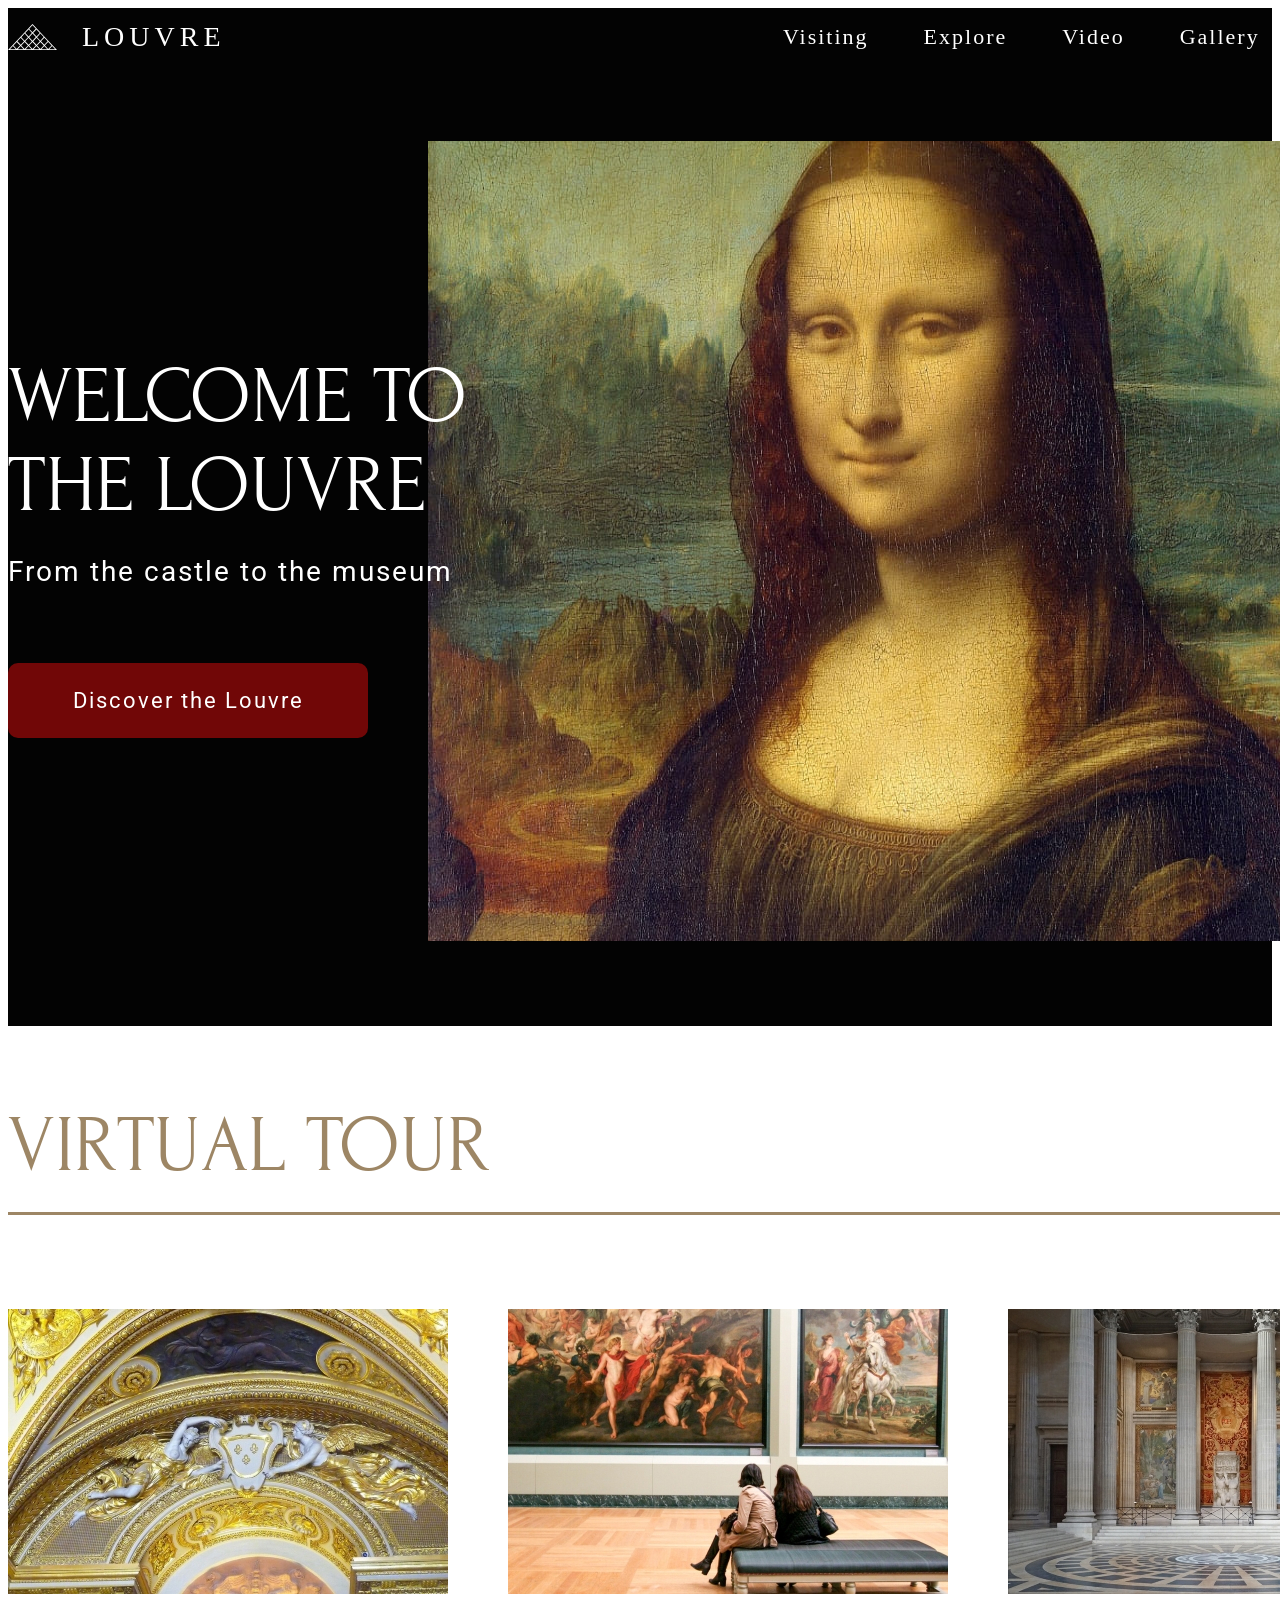
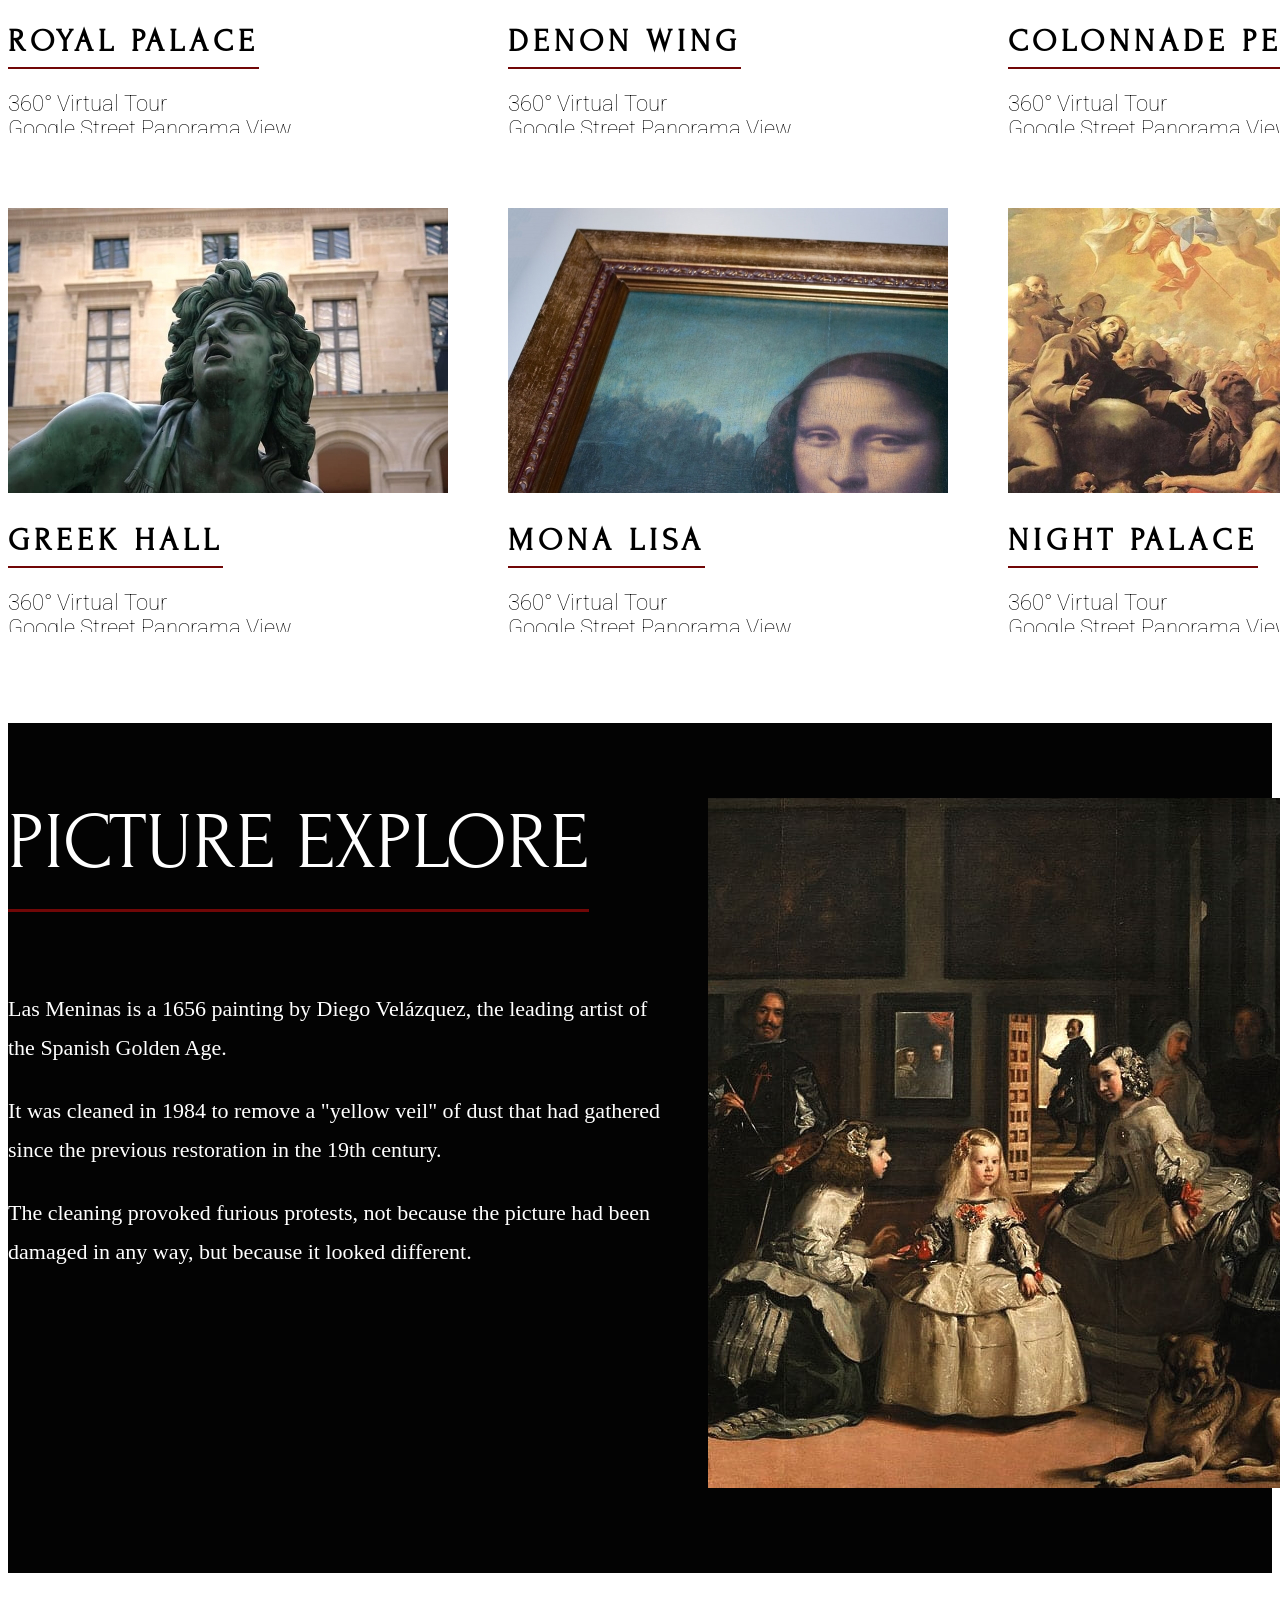
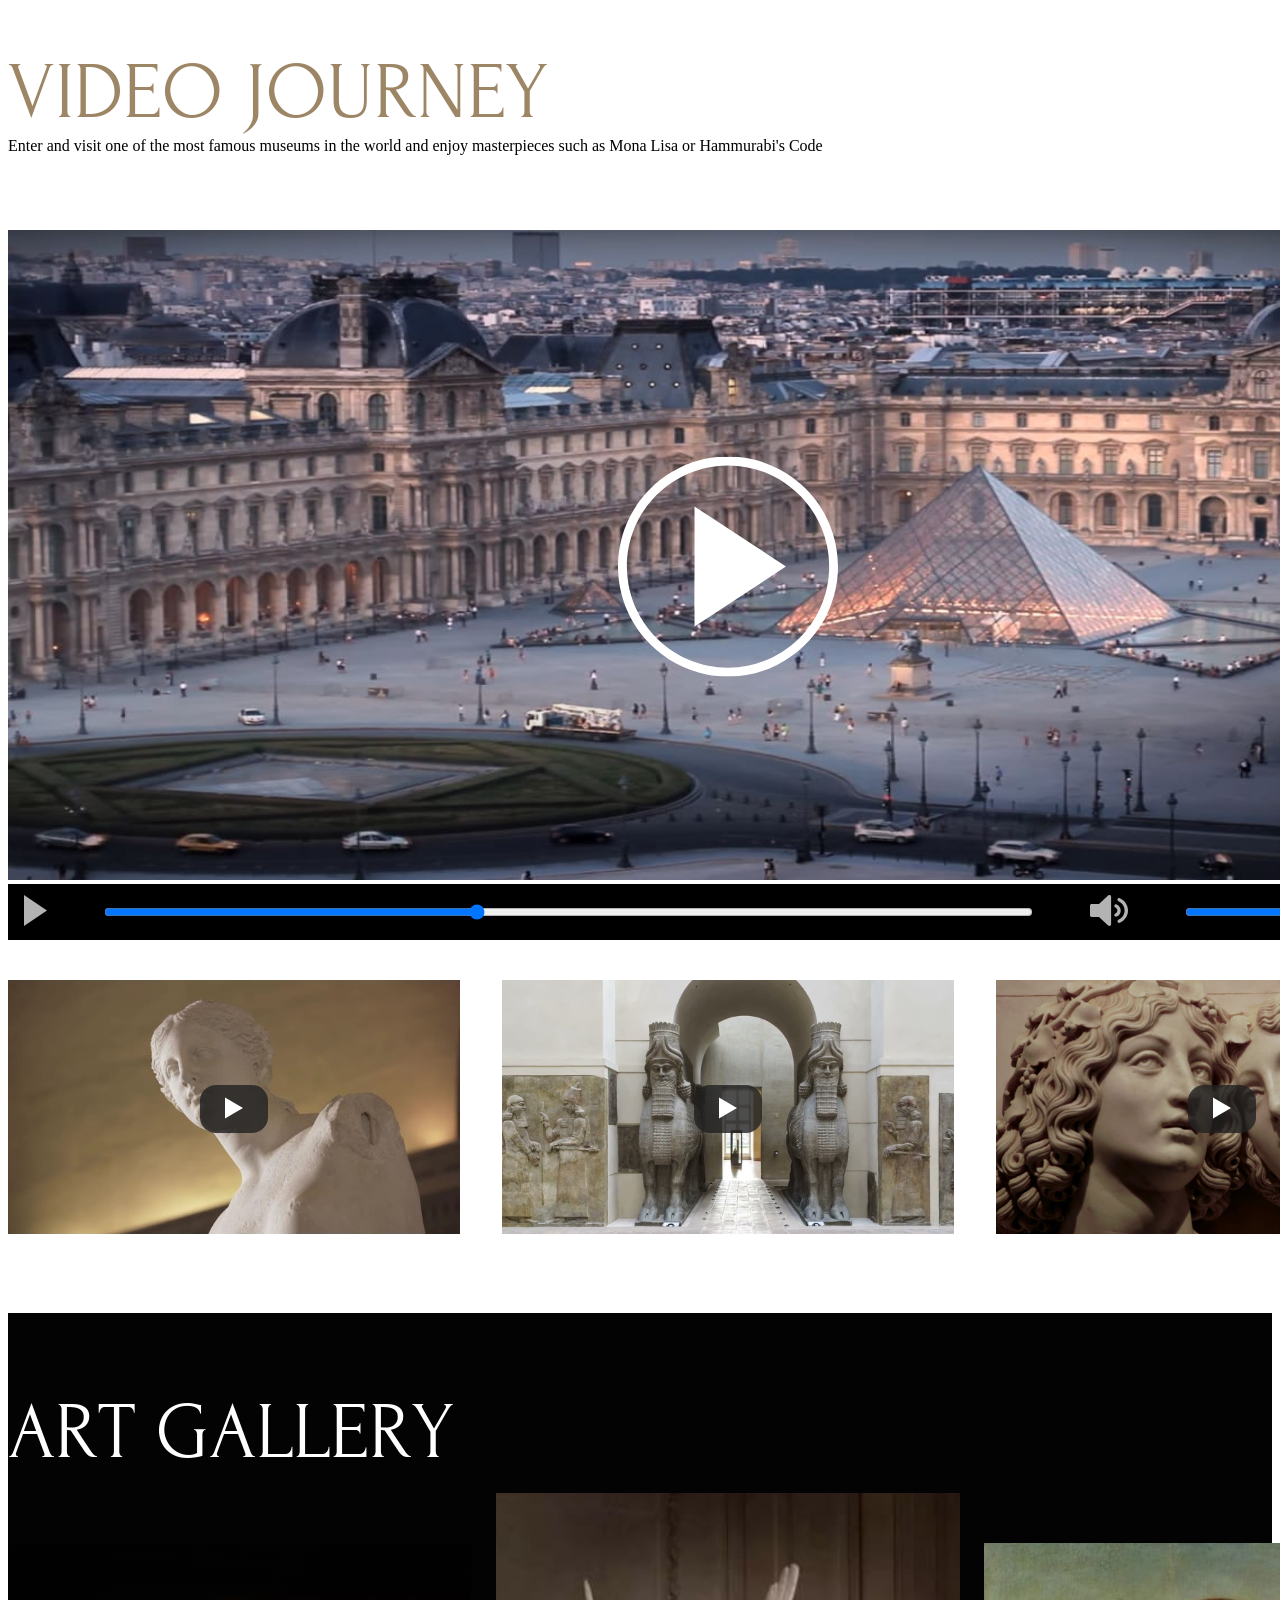
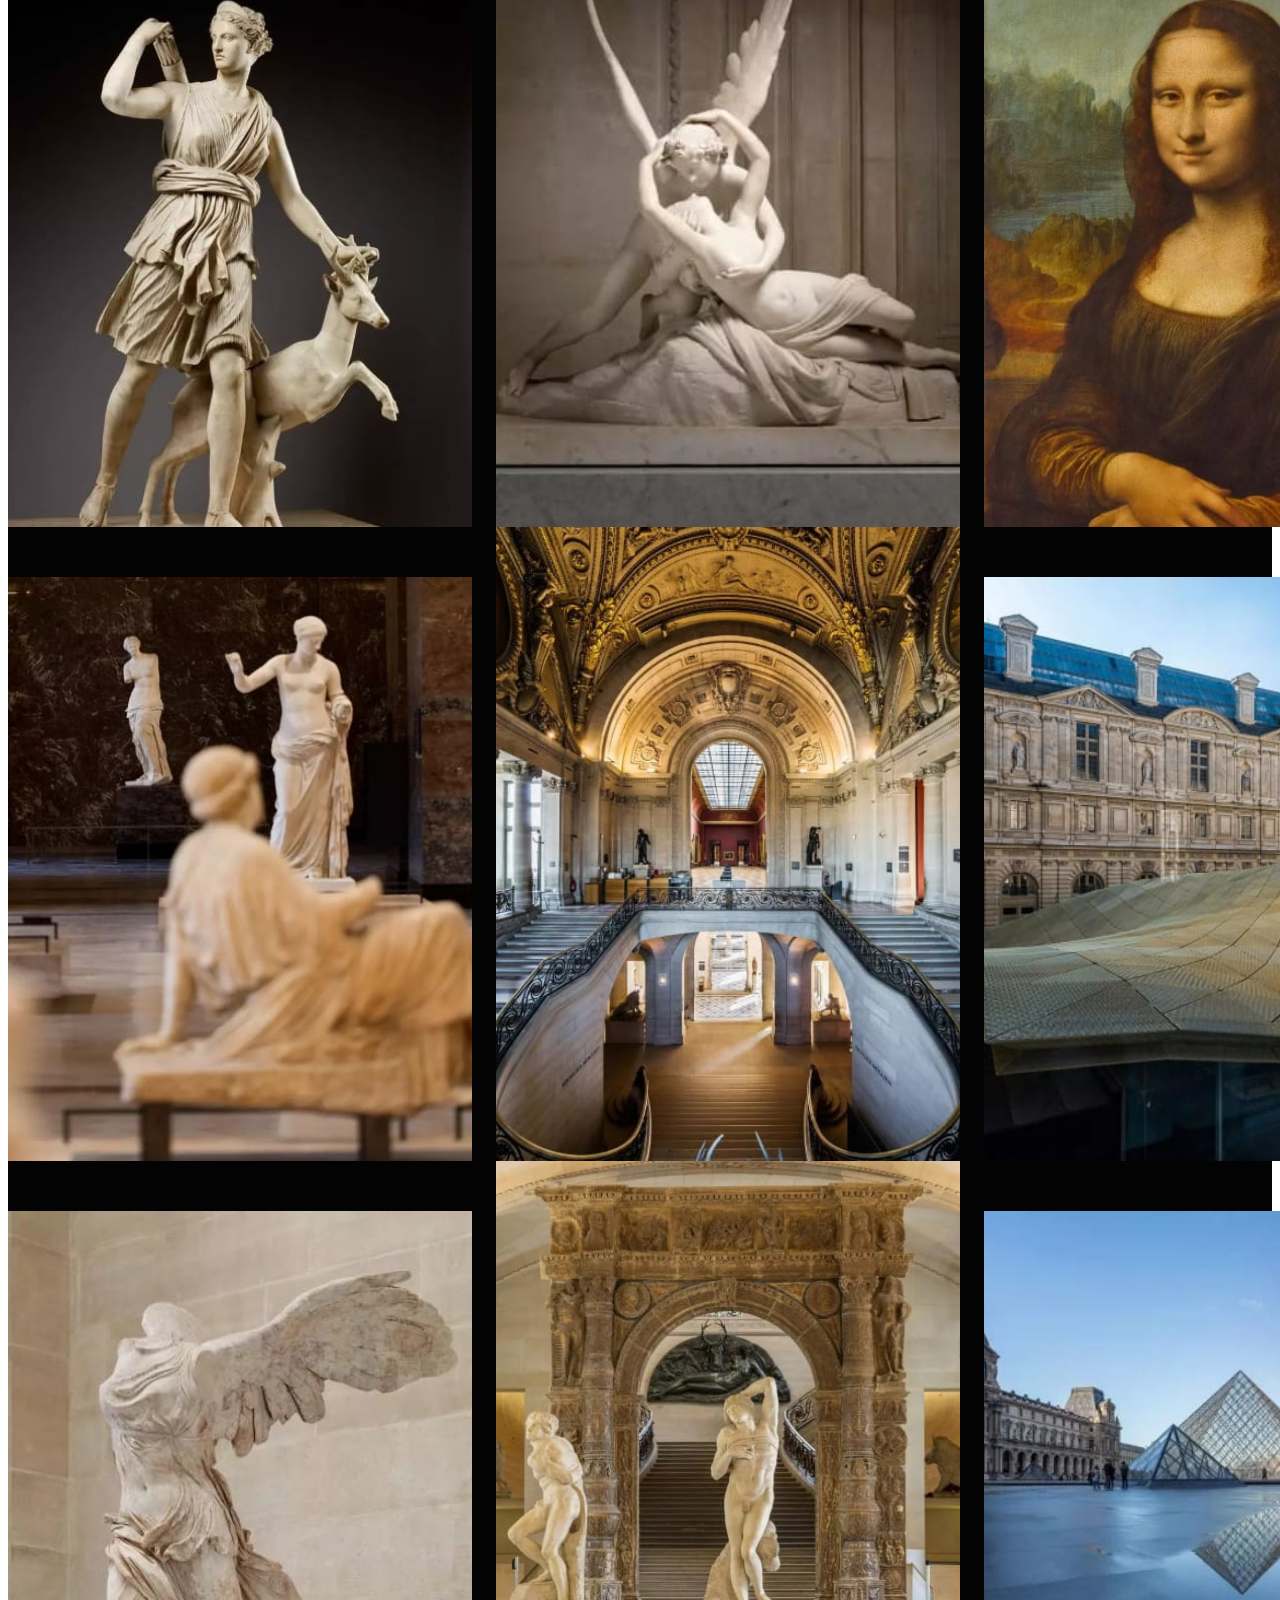
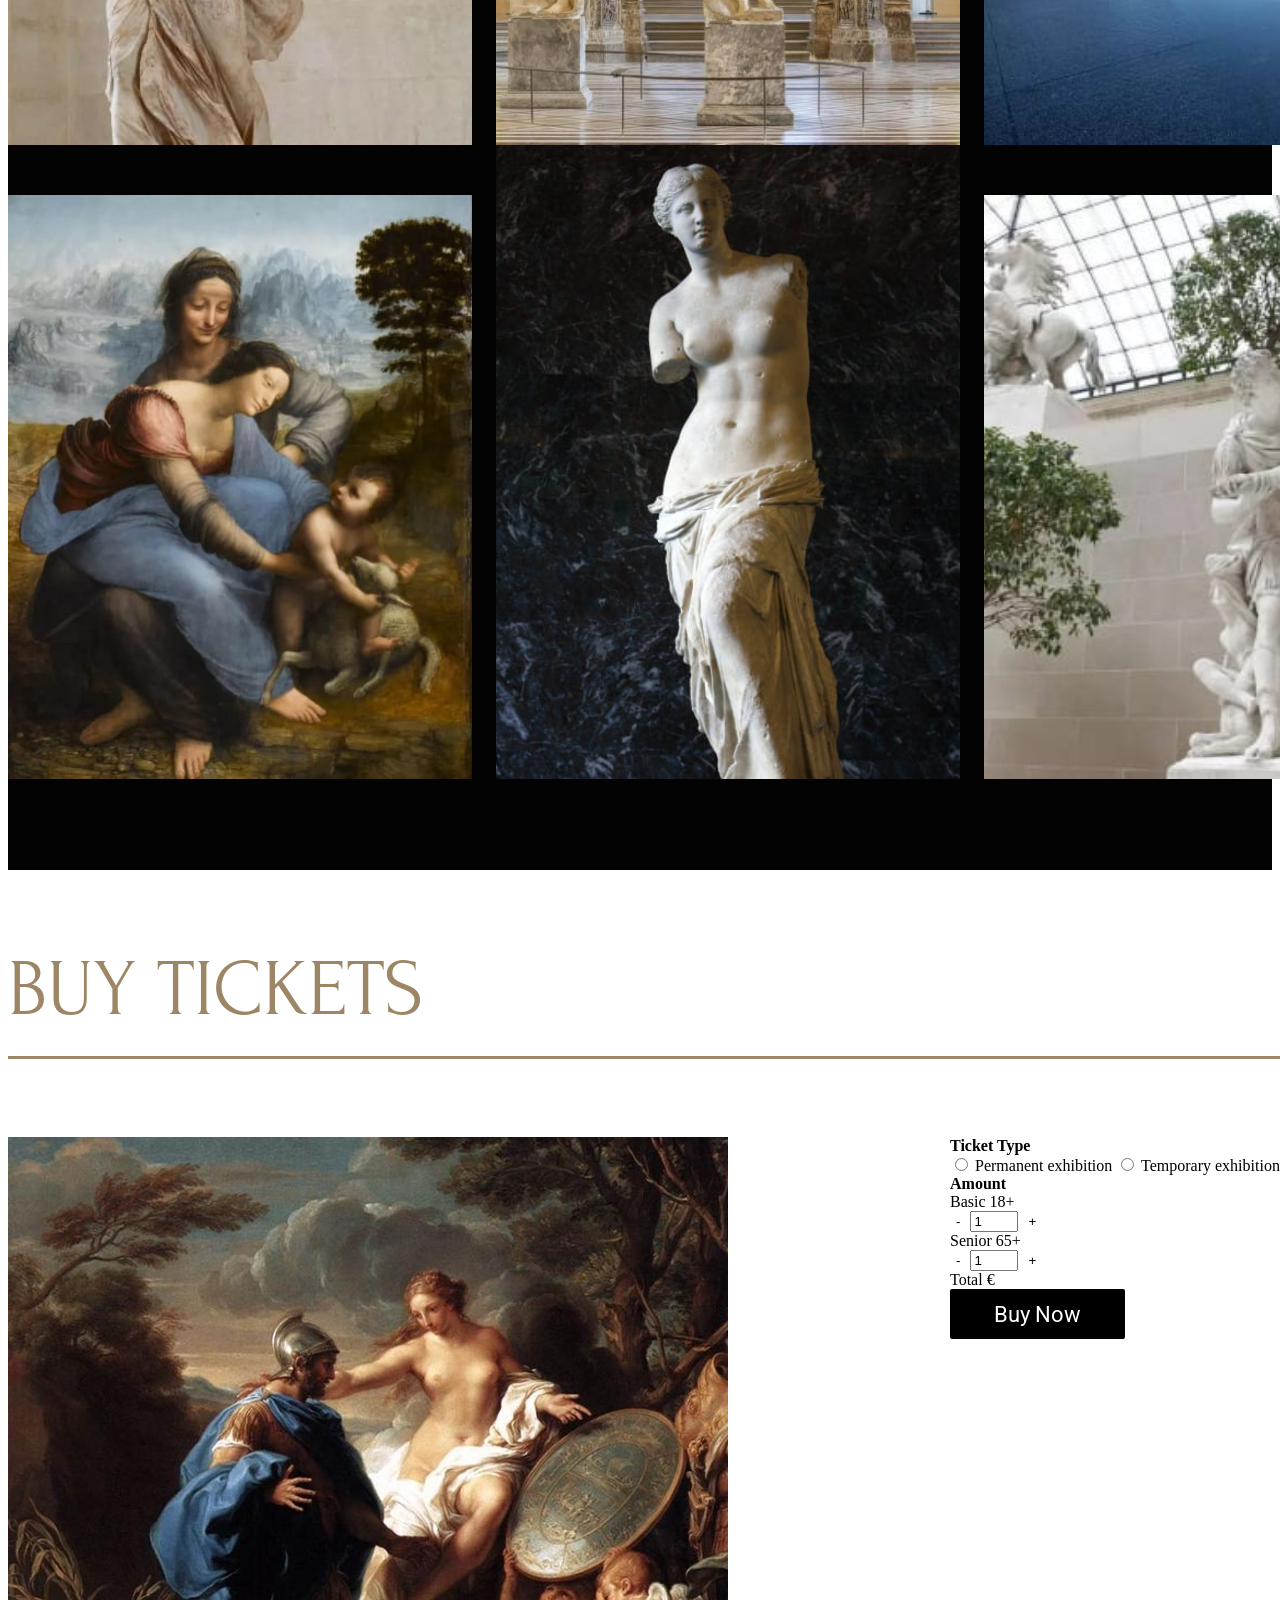
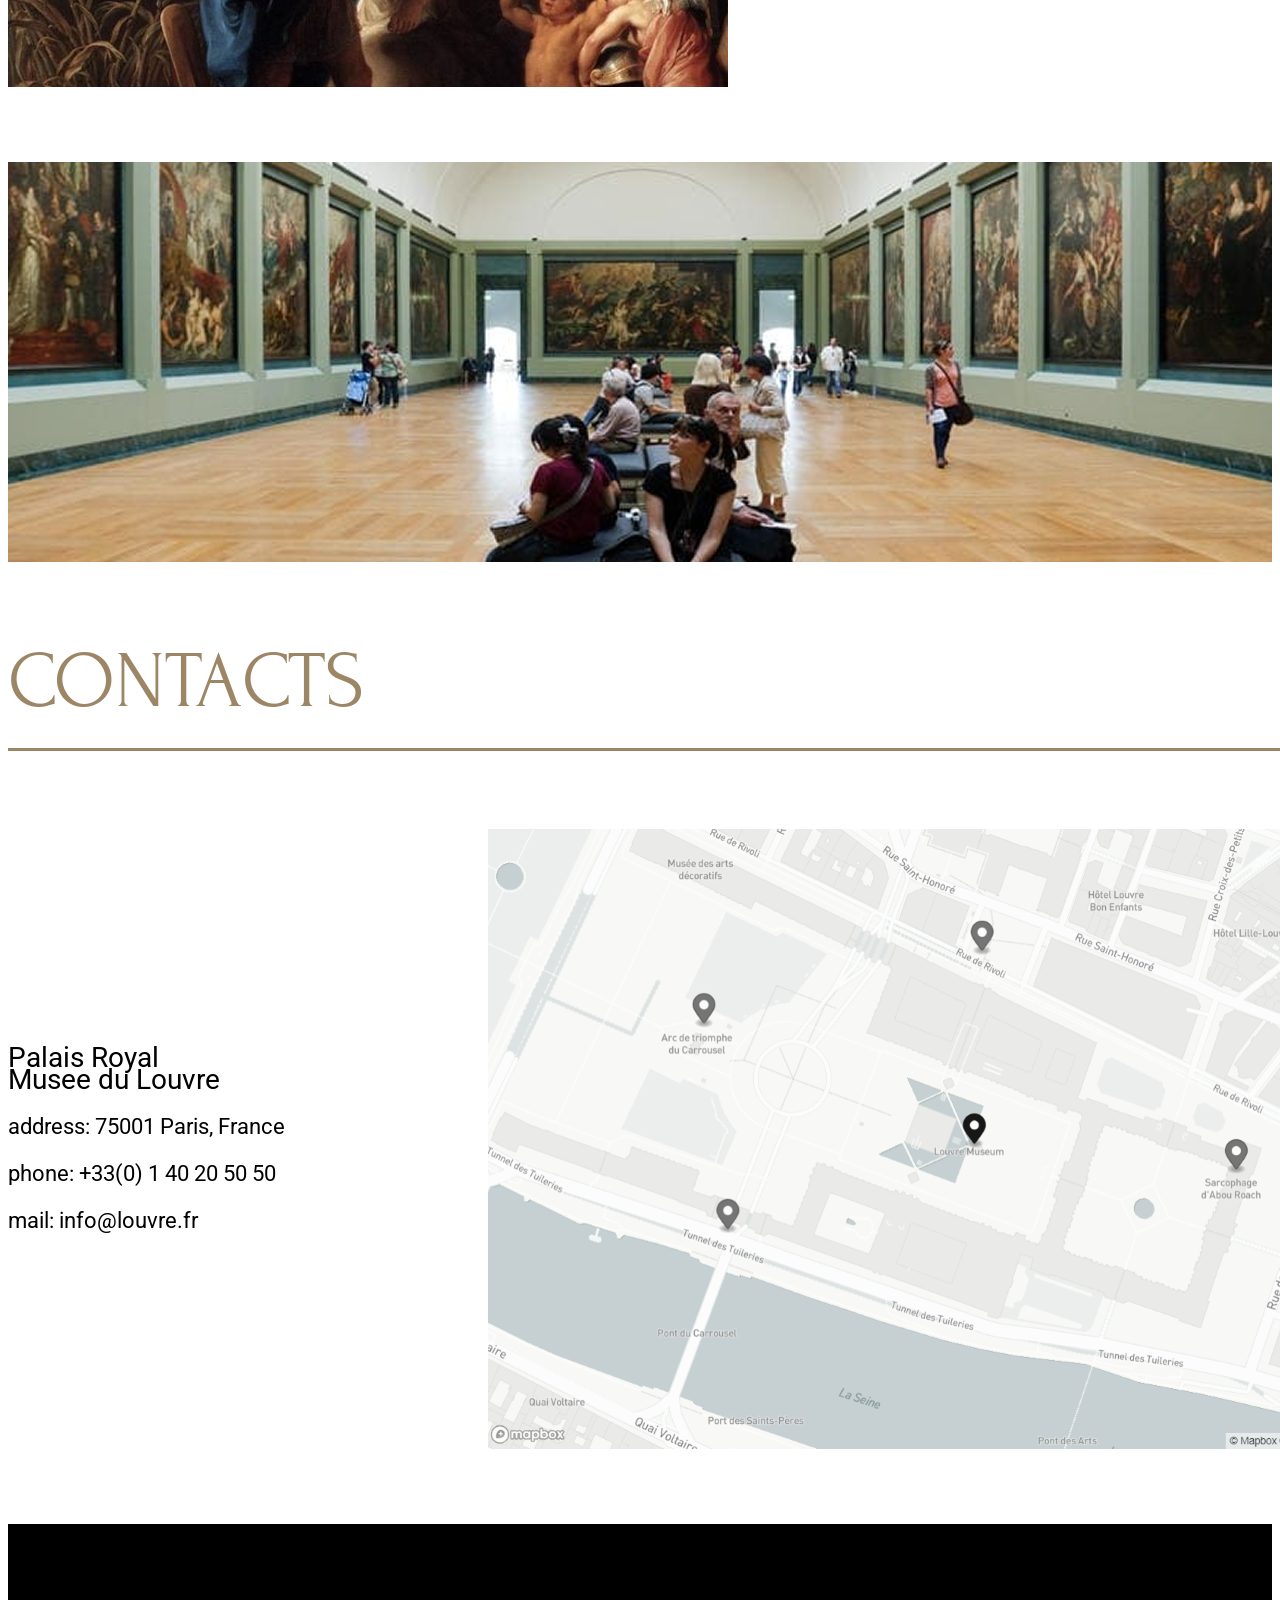
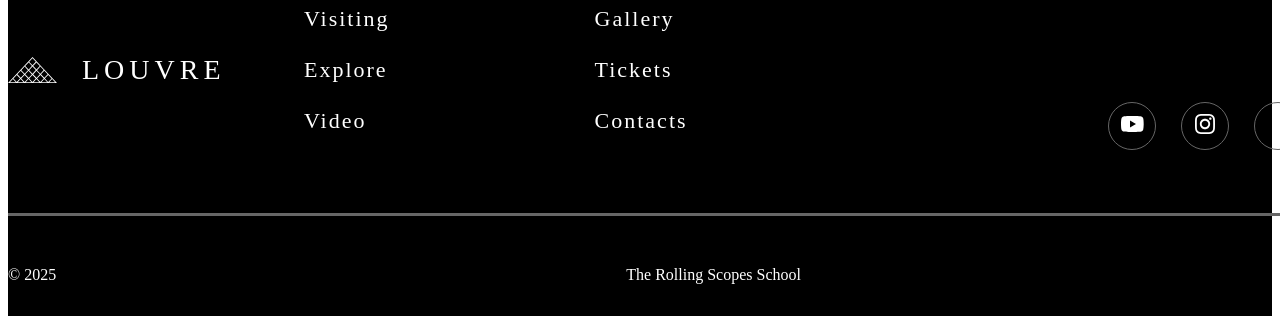
<file: museum/index.html>
<!DOCTYPE html>
<html lang="en">

<head>
    <meta charset="UTF-8">
    <meta name="viewport" content="width=device-width, initial-scale=1.0">
    <title>museum</title>
    <link rel="stylesheet" href="style.css" />
    <link rel="icon" href="./assets/favicon.ico" />
</head>

<body>
    <header class="header">
        <div class="header__container container">
            <a class="header__logo">Louvre</a>
            <nav class="header__nav menu">
                <ul class="menu__list">
                    <li class="menu__item"><a class="menu__item-link" href="#visiting">Visiting</a></li>
                    <li class="menu__item"><a class="menu__item-link" href="#explore">Explore</a></li>
                    <li class="menu__item"><a class="menu__item-link" href="#video">Video</a></li>
                    <li class="menu__item"><a class="menu__item-link" href="#gallery">Gallery</a></li>
                    <li class="menu__item"><a class="menu__item-link" href="#tickets">Tickets</a></li>
                    <li class="menu__item"><a class="menu__item-link" href="#contacts">Contacts</a></li>
                </ul>
            </nav>
        </div>
    </header>
    <main>
        <section class="section dark-section welcome__section">
            <div class="container welcome__container">
                <div class="welcome">
                    <h1 class="section__title light-title">Welcome
                        to the Louvre</h1>
                    <p class="welcome__subtitle">From the castle to the museum</p>
                    <a class="welcome__link"
                        href="https://www.google.com/maps/@48.8618159,2.3366818,3a,75y,81.55h,73.4t/data=!3m7!1e1!3m5!1sAF1QipOVxZQuSy3Bx9T_HpH_7FtBHDTXvI6SF-A10ocT!2e10!3e12!7i5472!8i2736">
                        Discover the Louvre</a>
                </div>
                
            </div>
        </section>
        <section class="section visiting__section" id="visiting">
            <div class="container">
                <h2 class="section__title underline-title">Virtual tour</h2>
                <ul class="visiting__section-list">
                    <li class="visiting__section-item">
                        <a class="visiting__section-link"
                            href="https://www.google.com/maps/@48.8606882,2.3356791,3a,90y,328.36h,87.55t/data=!3m7!1e1!3m5!1sAF1QipMZ9YgnArbwEIbTDANeSQYFu9gNqpW_2Sv8FBvY!2e10!3e12!7i4352!8i1815">
                            <img src="./assets/img/visiting/1.jpg" alt="Royal Palace">
                            <h3 class="visiting-title underline-title-visiting">Royal Palace</h3>
                            <p class="visiting__section-text">360° Virtual Tour <br>Google Street Panorama View</p>
                        </a>

                    </li>
                    <li class="visiting__section-item">
                        <a class="visiting__section-link"
                            href="https://www.google.com/maps/@48.8563254,2.3352706,3a,75y,90t/data=!3m7!1e1!3m5!1sAF1QipNRj_CwP4coDMYdCHj6qHeBeJpI2VxU5BUsOX4F!2e10!3e12!7i11000!8i5500">
                            <img src="./assets/img/visiting/2.jpg" alt="Denon Wing">
                            <h3 class="visiting-title underline-title-visiting">Denon Wing</h3>
                            <p class="visiting__section-text">360° Virtual Tour <br>Google Street Panorama View</p>
                        </a>

                    </li>
                    <li class="visiting__section-item">
                        <a class="visiting__section-link"
                            href="https://www.google.com/maps/@48.8601723,2.3395439,3a,88.4y,322.04h,84.25t/data=!3m7!1e1!3m5!1sAF1QipNMZGQuEA-pAUvIG_eP_2f3gWTKZEJ6XLVJ-Pgb!2e10!3e12!7i10240!8i5120">
                            <img src="./assets/img/visiting/3.jpg" alt="Colonnade Perrault">
                            <h3 class="visiting-title underline-title-visiting">Colonnade Perrault</h3>
                            <p class="visiting__section-text">360° Virtual Tour <br>Google Street Panorama View</p>
                        </a>
                    </li>
                    <li class="visiting__section-item">
                        <a class="visiting__section-link"
                            href="https://www.google.com/maps/@48.860183,2.3356156,3a,90y,177.69h,95.61t/data=!3m7!1e1!3m5!1sAF1QipP7uFZnTITRe-7AEVAgHAfqiCL-03gvBHcYWgF3!2e10!3e12!7i5472!8i2736"><img
                                src="./assets/img/visiting/4.jpg" alt="Greek hall">
                            <h3 class="visiting-title underline-title-visiting">Greek hall</h3>
                            <p class="visiting__section-text">360° Virtual Tour <br>Google Street Panorama View</p>
                        </a>
                    </li>
                    <li class="visiting__section-item">
                        <a class="visiting__section-link"
                            href="https://www.google.com/maps/@48.8598788,2.3355157,3a,82.2y,7.53h,94t/data=!3m7!1e1!3m5!1sAF1QipO1wkUUbyzpPjj-OR0mR5etZJT-xl-40XK8rDQ3!2e10!3e12!7i10240!8i5120">
                            <img src="./assets/img/visiting/5.jpg" alt="Mona Lisa">
                            <h3 class="visiting-title underline-title-visiting">Mona Lisa</h3>
                            <p class="visiting__section-text">360° Virtual Tour <br>Google Street Panorama View</p>
                        </a>
                    </li>
                    <li class="visiting__section-item">
                        <a class="visiting__section-link"
                            href="https://www.google.com/maps/@48.8563254,2.3352706,3a,90y,21.26h,79.91t/data=!3m7!1e1!3m5!1sAF1QipPpGAowYatVyk3MMGnZAaQkYm2EUk-Dlca06SS5!2e10!3e12!7i11304!8i5652">
                            <img src="./assets/img/visiting/6.jpg" alt="Night Palace">
                            <h3 class="visiting-title underline-title-visiting">Night Palace</h3>
                            <p class="visiting__section-text">360° Virtual Tour <br>Google Street Panorama View</p>
                        </a>
                    </li>
                </ul>
            </div>

        </section>
        <section class="section dark-section explore__section">
            <div class="container explore__section-container">
                <h2 class="section__title light-title underline-title-onDark">Picture explore</h2>
                <div class="explore__section-text-container">
                    <p class="explore__section-text">Las Meninas is a 1656 painting by Diego Velázquez, the leading
                        artist
                        of the Spanish Golden Age.</p>
                    <p class="explore__section-text">It was cleaned in 1984 to remove a "yellow veil" of dust that had
                        gathered since the previous
                        restoration in the 19th century.</p>
                    <p class="explore__section-text">The cleaning provoked furious protests, not because the picture had
                        been damaged in any way, but
                        because it looked different.</p>
                </div>
            </div>

        </section>
        <section class="section video__section">
            <div class="container">
                <h2 class="section__title">Video journey</h2>
                <p>Enter and visit one of the most famous museums in the world and enjoy masterpieces such as Mona Lisa
                    or Hammurabi's Code</p>
                <div class="video__section-main">
                    <img class="video__section-main-poster" src="./assets/video/poster0.jpg" alt="video poster">
                    <button class="video__section-main-bnt"><img src="./assets/svg/videobtn.svg"
                            alt="youtubeBtn"></button>
                    <div class="video__section-controls">
                        <button>
                            <img src="./assets/svg/play.svg" alt="play">
                        </button>
                        <input type="range" class="controls__progress-bar" value="40" min="0" max="100" step="1">
                        <button class="controls-btn">
                            <img src="./assets/svg/volume.svg" alt="volume">
                        </button>
                        <input type="range" class="controls__volume-bar" value="80">
                        <button class="controls-btn">
                            <img src="./assets/svg/fullscreen.svg" alt="fullscreen">
                        </button>
                    </div>
                </div>
                <div class="video__section-preview">
                    <div class="preview">
                        <img class="video__section-preview-poster" src="./assets/video/poster1.jpg" alt="video poster">
                        <button class="video__section-preview-btn"><img src="./assets/svg/youtubeBtn.svg"
                                alt="youtubeBtn"></button>
                    </div>
                    <div class="preview">
                        <img class="video__section-preview-poster" src="./assets/video/poster2.jpg" alt="video poster">
                        <button class="video__section-preview-btn"><img src="./assets/svg/youtubeBtn.svg"
                                alt="youtubeBtn"></button>
                    </div>
                    <div class="preview">
                        <img class="video__section-preview-poster" src="./assets/video/poster3.jpg" alt="video poster">
                        <button class="video__section-preview-btn"><img src="./assets/svg/youtubeBtn.svg"
                                alt="youtubeBtn"></button>
                    </div>
                </div>
            </div>

        </section>
        <section class="section dark-section gallery__section">
            <div class="container">
                <h2 class="section__title light-title">Art Gallery</h2>
                <ul class="gallery__section-list">
                    <li class="gallery__section-item">
                        <img class="gallery__section-img" src="./assets/img/galery/galery2.jpg" alt="picture">
                    </li>
                    <li class="gallery__section-item"><img class="gallery__section-img"
                            src="./assets/img/galery/galery1.jpg" alt="picture"></li>
                    <li class="gallery__section-item"><img class="gallery__section-img"
                            src="./assets/img/galery/galery7.jpg" alt="Mona Lisa"></li>
                    <li class="gallery__section-item"><img class="gallery__section-img"
                            src="./assets/img/galery/galery9.jpg" alt="picture"></li>
                    <li class="gallery__section-item"><img class="gallery__section-img"
                            src="./assets/img/galery/galery8.jpg" alt="picture"></li>
                    <li class="gallery__section-item"><img class="gallery__section-img"
                            src="./assets/img/galery/galery10.jpg" alt="picture"></li>
                    <li class="gallery__section-item"><img class="gallery__section-img"
                            src="./assets/img/galery/galery4.jpg" alt="picture"></li>
                    <li class="gallery__section-item"><img class="gallery__section-img"
                            src="./assets/img/galery/galery3.jpg" alt="picture"></li>
                    <li class="gallery__section-item"><img class="gallery__section-img"
                            src="./assets/img/galery/galery15.jpg" alt="picture"></li>
                    <li class="gallery__section-item"><img class="gallery__section-img"
                            src="./assets/img/galery/galery6.jpg" alt="picture"></li>
                    <li class="gallery__section-item"><img class="gallery__section-img"
                            src="./assets/img/galery/galery5.jpg" alt="picture"></li>
                    <li class="gallery__section-item"><img class="gallery__section-img"
                            src="./assets/img/galery/galery12.jpg" alt="picture"></li>
                </ul>
            </div>

        </section>
        <section class="section tickets__section">
            <div class="container">
                <h2 class="section__title underline-title">BUY TICKETS</h2>
                <div class="container-tickets">
                    <img src="./assets/img/tickets/Rectangle.png" alt="tickets">
                    <div>
                        <div>
                            <h4>Ticket Type</h4>
                            <label>
                                <input type="radio">
                                <span></span>
                                Permanent exhibition
                            </label>
                            <label>
                                <input type="radio">
                                <span></span>
                                Temporary exhibition
                            </label>
                            <label>
                                <input type="radio">
                                <span></span>
                                Combined Admission
                            </label>
                        </div>
                        <div>
                            <h4>Amount</h4>
                            <label for="basic"> Basic 18+
                            </label>
                            <div>
                                <button type="button" onclick="this.nextElementSibling.stepDown()">-</button>
                                <input type="number" min="0" max="20" value="1" id="basic" readonly>
                                <button type="button" onclick="this.previousElementSibling.stepUp()">+</button>
                            </div>
                            <label for="senior">
                                Senior 65+</label>
                            <div>
                                <button type="button" onclick="this.nextElementSibling.stepDown()">-</button>
                                <input type="number" min="0" max="20" value="1" id="senior" readonly>
                                <button type="button" onclick="this.previousElementSibling.stepUp()">+</button>
                            </div>
                            <div>Total €</div>
                            <button class="tickets__section-btn-buy" type="button">Buy Now</button>
                        </div>
                    </div>
                </div>
            </div>
        </section>

        <div class="tickets-splitter"></div>

        <section class="section contacts__section">
            <div class="container">
                <h2 class="section__title underline-title">Contacts</h2>
                <div class="container-contacts">
                    <div class="contacts__section-address">
                        <p class="address-text">Palais Royal <br>Musee du Louvre</p>
                        <p class="address">address: 75001 Paris, France</p>
                        <a class="address" href="tel:+33(0)140205050">phone: +33(0) 1 40 20 50 50</a>
                        <a class="address" href="mailto:info@louvre.fr">mail: info@louvre.fr</a>

                    </div>
                    <img src="./assets/img/contacts/map.png" alt="map">
                </div>
            </div>

        </section>
    </main>
    <footer class="footer">
        <div class="container">
            <div class="footer__container underline-footer">
                <a class="header__logo">Louvre</a>
                <nav>
                    <ul class="footer__menu__list">
                        <li class="menu__item"><a class="menu__item-link" href="#visiting">Visiting</a></li>
                        <li class="menu__item"><a class="menu__item-link" href="#explore">Explore</a></li>
                        <li class="menu__item"><a class="menu__item-link" href="#video">Video</a></li>
                        <li class="menu__item"><a class="menu__item-link" href="#gallery">Gallery</a></li>
                        <li class="menu__item"><a class="menu__item-link" href="#tickets">Tickets</a></li>
                        <li class="menu__item"><a class="menu__item-link" href="#contacts">Contacts</a></li>
                    </ul>
                </nav>
                <ul class="footer__social__list">
                    <li class="footer__social__item">
                        <a href="https://www.youtube.com/user/louvre"><img src="./assets/svg/youtube.svg"
                                alt="youtube"></a>

                    </li>
                    <li class="footer__social__item">
                        <a href="https://www.instagram.com/museelouvre/"> <img src="./assets/svg/instagram.svg"
                                alt="instagram"></a>

                    </li>
                    <li class="footer__social__item">
                        <a href="https://www.facebook.com/museedulouvre"><img src="./assets/svg/facebook.svg"
                                alt="facebook"></a>

                    </li>
                    <li class="footer__social__item">
                        <a href="http://twitter.com/museelouvre"><img src="./assets/svg/twitter.svg" alt="twitter"></a>

                    </li>
                    <li class="footer__social__item">
                        <a href="https://www.pinterest.fr/museedulouvre/"><img src="./assets/svg/pinterest.svg"
                                alt="pinterest"></a>

                    </li>
                </ul>
            </div>
            <div class="footer__container">
                <p>© 2025</p>
                <a href="https://rs.school/">The Rolling Scopes School</a>
                <a href="https://github.com/DariaFra">Daria Frank</a>
            </div>
        </div>

    </footer>

</body>

</html>
</file>
<file: museum/style.css>
@font-face {
    font-family: "Roboto";
    src: url(./assets/fonts/Roboto-Thin.ttf);
    font-weight: 100;
  }
@font-face {
    font-family: "Roboto";
    src: url(./assets/fonts/Roboto-Regular.ttf);
    font-weight: 300;
  }
@font-face {
    font-family: "Forum";
    src: url(./assets/fonts/Forum-Regular.ttf);
    font-weight: 400;
}

*,
*::after,
*::before {
  box-sizing: border-box;
}

html {
    scroll-behavior: smooth;
    margin: 0 auto;
}

a {
    cursor: pointer;
    text-decoration: none;
    font-size: inherit;
    color: inherit;
}

button {
    cursor: pointer;
    background: none;
    border: none;
}

h1,
h2,
h3,
h4,
h5,
h6,
p {
  margin: 0;
}

ul {
    list-style: none;
    padding: 0;
}

.header {
    background: #030303;
}

.header__container {
    display: flex;
    justify-content: space-between;
    align-items: center;
}

.header__logo {
    height: 26px;
    width: 49;
    background-image: url(./assets/svg/logo.svg);
    background-repeat: no-repeat;
    background-size: contain;
    background-position: left center;
    padding-left: 74px;
    display: flex;
    align-items: center;
    font-size: 28px;
    font-weight: 400;
    text-transform: uppercase;
    letter-spacing: 5px;
    color: #FFFFFF;
}

.menu__list {
    display: flex;
    flex-direction: row;
    max-width: 720px;
    
}

.menu__item-link {
    color: #FFFFFF;
    padding-left: 55px;
    font-size: 22px;
    letter-spacing: 2px;
    font-weight: 200;
}

.section {
    padding: 75px 0;
}

.dark-section {
    background-color: #030303;
}

.welcome__section {
    color: #FFFFFF;
}

.container {
    margin: 0 auto;
    width: 1440px;
}

.welcome__container {
    background-image:url(./assets/img/welcome-slider/1.jpg);
    background-position: calc(100% - 20px) calc(100% - 10px);
    background-repeat: no-repeat;
    background-size: 1000px 810px;
    height: 810px;
    display: flex;
    flex-direction: column;
    align-items: start;
    justify-content: center;
}

.section__title {
    font-family: Forum;
    font-weight: 400;
    font-size: 80px;
    color: #9D8665;
    text-transform: uppercase;
}

.light-title {
    color: #FFFFFF;
}

.welcome {
    width: 598px;
    height: 388px;
    display: flex;
    flex-direction: column;
    gap: 25px;
}

.welcome__subtitle {
    font-family: Roboto;
    font-size: 28px;
    font-weight: 300;
    letter-spacing: 2px;
}

.welcome__link {
    width: 360px;
    height: 75px;
    background: #710707;
    border-radius: 10px;
    display: flex;
    align-items: center;
    justify-content: center;
    font-family: Roboto;
    font-weight: 300;
    font-size: 22px;
    letter-spacing: 2px;
    margin-top: 50px;

}

.underline-title {
    position: relative;
}

.underline-title::after {
    content: "";
    position: absolute;
    bottom: -25px;
    left: 0;
    right: 0;
    height: 3px;
    background-color: #9D8665;
}

.visiting__section-list {
    display: flex;
    flex-wrap: wrap;
    row-gap: 75px;
    column-gap: 60px;
    padding-top: 103px;
}

.visiting__section-item {
    height: 424px;
    width: 440px;
    overflow: hidden;
}

.visiting-title {
    display: inline-block;
    font-family: Forum, sans-serif;
    font-size: 32px;
    letter-spacing: 5px;
    text-transform: uppercase;
    color: #000000;
    margin-top: 25px;
    margin-bottom: 22px;
    position: relative;
}

.visiting-title::after {
    content: '';
    position: absolute;
    bottom: -10px;
    left: 0;
    height: 2px;
    background-color: #710707;
    width: 100%;
    transform: scaleX(1); 
    transform-origin: left;
    transition: 1.5s ease;
  }

.visiting__section-link:hover .visiting-title::after {
    transform: scaleX(2);
}

.visiting__section-text {
    font-family: Roboto;
    font-weight: 200;
    font-size: 22px;
    padding: 10px 0;
}

.explore__section-container {
    background-image:url(./assets/img/explore-slider/before.jpg);
    background-position: calc(100% - 20px) calc(100% - 10px);
    background-repeat: no-repeat;
    background-size: contain;
    height: 700px;
    display: flex;
    flex-direction: column;
    align-items: start;
    justify-content: start;
    color: #FFFFFF;
}

.explore__section-text-container {
    padding-top: 103px;
    display: flex;
    flex-wrap: wrap;
    flex-direction: column;
    gap: 25px;
    width: 660px;
    font-size: "Roboto";
    font-size: 22px;
    line-height: 38.5px;
}

.underline-title-onDark {
    position: relative;
}

.underline-title-onDark::after {
    content: "";
    position: absolute;
    bottom: -25px;
    left: 0;
    right: 0;
    height: 3px;
    background-color: #710707;
}

.video__section-main {
    padding: 75px 0 40px;
    position: relative;
}

.video__section-main-poster {
    width: 1440px;
    height: 650px;
    
}

.video__section-main-bnt {
    background: transparent;
    position: absolute;
    top: 50%;
    left: 50%;
    transform: translate(-50%, -50%);
}

.video__section-controls {
    background: #000000;
    padding: 8px 10px;
    display: flex;
    align-items: center;
    justify-content: space-between;
    gap: 12px;
}

.controls__progress-bar {
    width: 929px;
    background: linear-gradient(to right, #710707 0%, #710707 40%,  #C4C4C4 40%,  #C4C4C4 100%);
    height: 8px;
    border: none;
}

.controls__volume-bar {
    width: 155px;
    background: #C4C4C4;
}

.video__section-preview {
    display: flex;
    gap: 42px;
}

.video__section-preview-poster {
    width: 452px;
    height: 254px;
    
}

.preview {
    position: relative;
}

.video__section-preview-btn {
    width: 68px;
    height: 48px;
    background-color: rgba(33, 33, 33, 0.8);
    border-radius: 16px;
    position: absolute;
    top: 50%;
    left: 50%;
    transform: translate(-50%, -50%);
}

.tickets__section-btn-buy {
    font-family: "Roboto";
    font-size: 22px;
    font-weight: 300;
    width: 175px;
    height: 50px;
    border-radius: 2px;
    background: #000000;
    color: #FFFFFF;
}

.gallery__section-list {
    display: grid;
    grid-template-columns: repeat(3, 1fr);
    column-gap: 24px;
}


.gallery__section-item {
    padding-top: 50px;
}

.gallery__section-item:nth-child(3n+2) {
    padding-top: 0;
}

.gallery__section-img {
    width: 100%;
    height: 100%;
    object-fit: cover;
}

.tickets-splitter {
    height: 400px;
    background: url(./assets/img/tickets/parallax.png);
    background-repeat: no-repeat;
    background-position: center;
}

.container-tickets {
    display: flex;
    justify-content: space-between;
    padding-top: 103px;
}

.container-contacts {
    display: flex;
    align-items: center;
    justify-content: space-between;
    padding-top: 103px;
}

.contacts__section-address {
    font-family: Roboto;
    font-style: normal;
    font-weight: 300;
    font-size: 22px;
    line-height: 100%;
    color: #000000;
    display: flex;
    flex-direction: column;
    gap: 25px;
    width: 282px;
}

.address-text {
    font-size: 28px;
    font-weight: 500;
}

.address {
    display: block;
}

.footer {
    height: 392px;
    background: #000000;
}

.footer__container {
    display: flex;
    align-items: center;
    justify-content: space-between;
    padding: 50px 0;
    color: #FFFFFF;
}

.underline-footer {
    position: relative;
}

.underline-footer::after {
    content: "";
    position: absolute;
    bottom: 0px;
    left: 0;
    right: 0;
    height: 3px;
    background-color: #666666;
}

.footer__menu__list {
    display: flex;
    flex-wrap: wrap;
    flex-direction: column;
    row-gap: 25px;
    column-gap: 150px;
    height: 128px;
}

.footer__social__list {
    display: flex;
    gap: 25px;
    padding: 112px 0 0 397px;
}

.footer__social__item {
    border: solid 1px #666666;
    border-radius: 50%;
    height: 48px;
    width: 48px;
    display: flex;
    align-items: center;
    justify-content: center;
}
</file>
